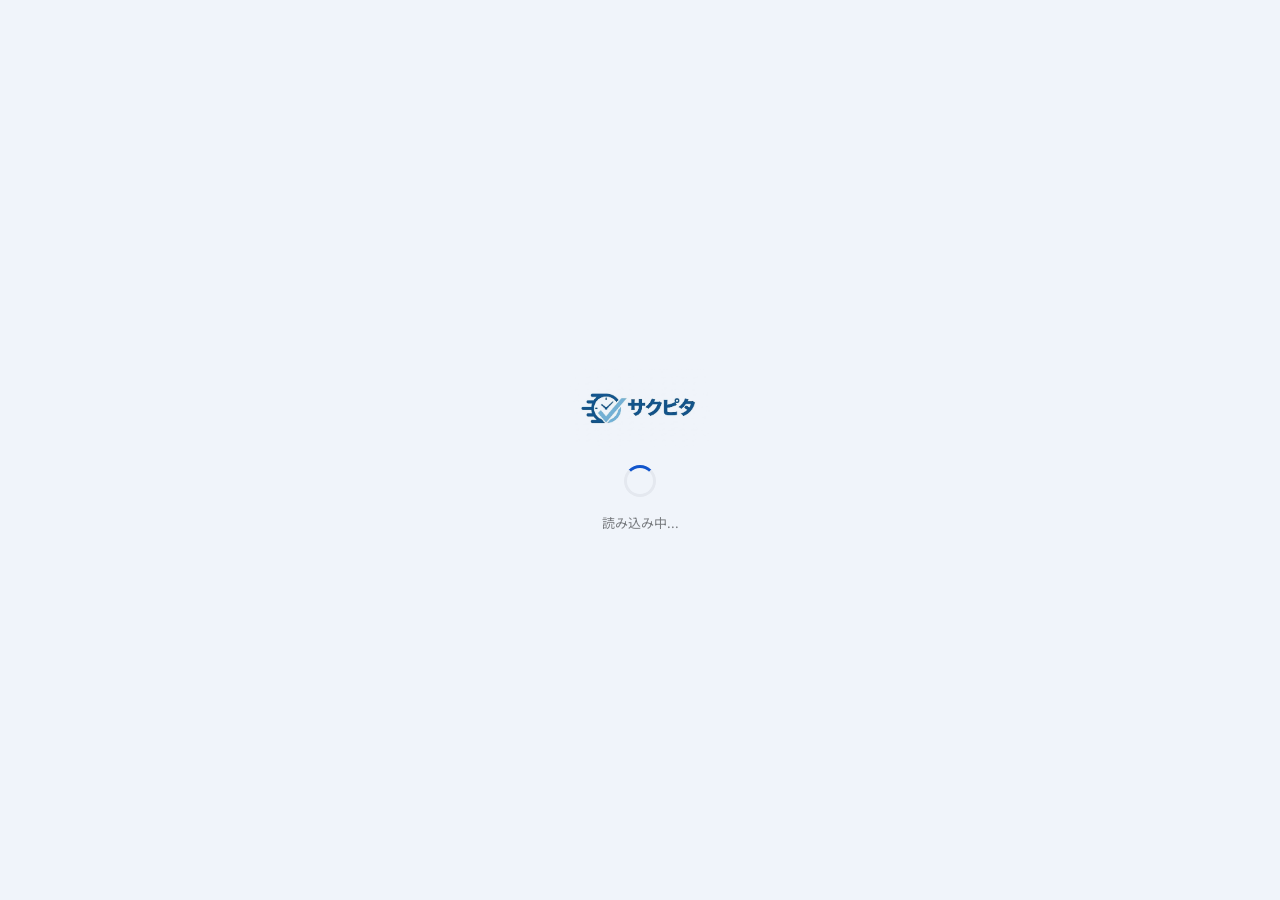
<file: index.html>
<!DOCTYPE html>
<html lang="ja">
<head>
  <meta charset="UTF-8">
  <meta name="viewport" content="width=device-width, initial-scale=1.0">
  <title>サクピタ｜日程調整ツール</title>
  <link rel="preconnect" href="https://fonts.googleapis.com">
  <link rel="preconnect" href="https://fonts.gstatic.com" crossorigin>
  <link rel="preconnect" href="https://apis.google.com">
  <link rel="preconnect" href="https://accounts.google.com">
  <link rel="dns-prefetch" href="https://www.googleapis.com">
  <link href="https://fonts.googleapis.com/css2?family=Noto+Sans+JP:wght@300;400;500;600;700&family=Poppins:wght@400;500;600;700&display=swap" rel="stylesheet">
  <link rel="stylesheet" href="style.css">
</head>
<body>

<!-- ========== ローディング ========== -->
<div id="loading-screen">
  <div class="loading-logo"><img src="logo.png" alt="サクピタ" class="logo-img"></div>
  <div class="loading-spinner"></div>
  <p>読み込み中...</p>
</div>

<!-- ========== サインイン画面 ========== -->
<div id="signin-screen" class="hidden">
  <div class="signin-card">
    <div class="signin-logo"><img src="logo.png" alt="サクピタ" class="logo-img logo-img--lg"></div>
    <p class="signin-tagline">サクッ！ピタッ！と日程調整</p>
    <button id="signin-btn" class="btn btn-primary btn-google">
      <svg width="18" height="18" viewBox="0 0 18 18" fill="none">
        <path d="M17.64 9.2c0-.637-.057-1.251-.164-1.84H9v3.481h4.844c-.209 1.125-.843 2.078-1.796 2.717v2.258h2.908c1.702-1.567 2.684-3.874 2.684-6.615z" fill="#4285F4"/>
        <path d="M9 18c2.43 0 4.467-.806 5.956-2.18l-2.908-2.259c-.806.54-1.837.86-3.048.86-2.344 0-4.328-1.584-5.036-3.711H.957v2.332A8.997 8.997 0 009 18z" fill="#34A853"/>
        <path d="M3.964 10.71c-.18-.54-.282-1.117-.282-1.71s.102-1.17.282-1.71V4.958H.957A8.996 8.996 0 000 9c0 1.452.348 2.827.957 4.042l3.007-2.332z" fill="#FBBC05"/>
        <path d="M9 3.58c1.321 0 2.508.454 3.44 1.345l2.582-2.58C13.463.891 11.426 0 9 0A8.997 8.997 0 00.957 4.958L3.964 6.29C4.672 4.163 6.656 3.58 9 3.58z" fill="#EA4335"/>
      </svg>
      Googleアカウントでサインイン
    </button>
  </div>
</div>

<!-- ========== メインアプリ ========== -->
<div id="main-app" class="hidden">

  <!-- ヘッダー -->
  <header class="top-header">
    <div class="header-brand">
      <img src="logo-header-t.png" alt="サクピタ" class="logo-img logo-img--header">
      <span id="demo-badge" class="demo-badge hidden">DEMO</span>
    </div>

    <div class="header-nav">
      <button class="nav-btn" id="prev-week" title="前の週">
        <svg width="16" height="16" viewBox="0 0 16 16" fill="currentColor">
          <path d="M10.5 3L5.5 8l5 5" stroke="currentColor" stroke-width="1.5" fill="none" stroke-linecap="round" stroke-linejoin="round"/>
        </svg>
      </button>
      <button class="week-label-btn" id="today-btn">今週</button>
      <span class="week-label" id="week-label"></span>
      <button class="nav-btn" id="next-week" title="次の週">
        <svg width="16" height="16" viewBox="0 0 16 16" fill="currentColor">
          <path d="M5.5 3l5 5-5 5" stroke="currentColor" stroke-width="1.5" fill="none" stroke-linecap="round" stroke-linejoin="round"/>
        </svg>
      </button>
    </div>

    <div class="header-controls">
      <div class="toggle-group">
        <button class="toggle-btn active" data-slot="30">30分</button>
        <button class="toggle-btn" data-slot="60">60分</button>
      </div>
      <div class="toggle-group">
        <button class="toggle-btn active" data-week="1">1週</button>
        <button class="toggle-btn" data-week="2">2週</button>
      </div>
<button class="members-btn" id="members-btn" title="メンバー管理">
        <svg width="16" height="16" viewBox="0 0 24 24" fill="currentColor">
          <path d="M16 11c1.66 0 2.99-1.34 2.99-3S17.66 5 16 5c-1.66 0-3 1.34-3 3s1.34 3 3 3zm-8 0c1.66 0 2.99-1.34 2.99-3S9.66 5 8 5C6.34 5 5 6.34 5 8s1.34 3 3 3zm0 2c-2.33 0-7 1.17-7 3.5V19h14v-2.5c0-2.33-4.67-3.5-7-3.5zm8 0c-.29 0-.62.02-.97.05 1.16.84 1.97 1.97 1.97 3.45V19h6v-2.5c0-2.33-4.67-3.5-7-3.5z"/>
        </svg>
      </button>
      <button class="signout-header-btn" id="signout-header-btn" title="サインアウト">
        <svg width="16" height="16" viewBox="0 0 24 24" fill="none" stroke="currentColor" stroke-width="2" stroke-linecap="round" stroke-linejoin="round">
          <path d="M9 21H5a2 2 0 0 1-2-2V5a2 2 0 0 1 2-2h4"/>
          <polyline points="16 17 21 12 16 7"/>
          <line x1="21" y1="12" x2="9" y2="12"/>
        </svg>
      </button>
    </div>

  </header>

  <!-- リスケジュールバナー -->
  <div id="reschedule-banner" class="reschedule-banner hidden">
    <span class="reschedule-icon">🔄</span>
    <span id="reschedule-banner-text">日程変更モード</span>
    <button id="reschedule-cancel-btn" class="reschedule-cancel-btn">キャンセル</button>
  </div>

  <!-- カレンダー本体 -->
  <div class="calendar-wrapper">
    <!-- 日付ヘッダー -->
    <div class="date-header" id="date-header">
      <div class="time-label-header"></div>
      <!-- 日付カラムはJSで生成 -->
    </div>

    <!-- グリッド本体 -->
    <div class="calendar-body">
      <div class="time-column" id="time-column"></div>
      <div class="slots-grid" id="slots-grid"></div>
    </div>
  </div>

</div>

<!-- ========== 予約フォーム（フルページ） ========== -->
<div class="booking-page hidden" id="booking-modal">

  <!-- ブランドヘッダー -->
  <div class="booking-brand-bar">
    <img src="logo.png" alt="サクピタ" class="logo-img logo-img--bar">
  </div>

  <!-- ===== STEP 2: 情報入力 ===== -->
  <div class="booking-container" id="booking-form-container">

    <!-- ステップインジケーター -->
    <div class="step-indicator">
      <div class="step done" id="step1">
        <div class="step-circle">✓</div>
        <span class="step-label">日程選択</span>
      </div>
      <div class="step-line done-line"></div>
      <div class="step active" id="step2">
        <div class="step-circle">2</div>
        <span class="step-label">情報入力</span>
      </div>
      <div class="step-line" id="step-line-2"></div>
      <div class="step" id="step3-indicator">
        <div class="step-circle">3</div>
        <span class="step-label">日程調整完了</span>
      </div>
    </div>

    <!-- 担当者選択 -->
    <div class="form-section" id="member-section">
      <label class="form-label-lg">担当者</label>
      <div class="member-select-grid" id="member-select-grid"></div>
    </div>

    <!-- 選択日時カード -->
    <div class="form-section">
      <label class="form-label-lg">日程</label>
      <div class="datetime-card">
        <div class="datetime-info">
          <div class="datetime-main" id="modal-datetime"></div>
          <div class="datetime-tz">アジア/東京（UTC+09:00）</div>
        </div>
        <button type="button" class="btn-back-date" id="modal-close">日程選択に戻る</button>
      </div>
    </div>

    <!-- 会議URL種別選択 -->
    <div class="form-section">
      <label class="form-label-lg">会議URL</label>
      <div class="meeting-type-selector" id="meeting-type-selector">
        <button type="button" class="meeting-type-btn active" data-type="meet">
          <svg width="16" height="16" viewBox="0 0 24 24" fill="currentColor"><path d="M17 10.5V7c0-.55-.45-1-1-1H4c-.55 0-1 .45-1 1v10c0 .55.45 1 1 1h12c.55 0 1-.45 1-1v-3.5l4 4v-11l-4 4z"/></svg>
          Google Meet
        </button>
        <button type="button" class="meeting-type-btn" data-type="zoom">
          <svg width="16" height="16" viewBox="0 0 24 24" fill="currentColor"><path d="M12 2C6.48 2 2 6.48 2 12s4.48 10 10 10 10-4.48 10-10S17.52 2 12 2zm-1 14H9V8h2v8zm4 0h-2V8h2v8z"/></svg>
          Zoom
        </button>
      </div>
      <div id="zoom-custom-url-wrap" class="hidden">
        <input type="text" id="zoom-custom-url" class="form-input-lg" placeholder="Zoom URL（例: https://zoom.us/j/123456789）">
      </div>
    </div>

    <!-- 会社名（必須） -->
    <div class="form-section">
      <label class="form-label-lg">会社名 <span class="hissu">必須</span></label>
      <input type="text" id="company-name" class="form-input-lg" placeholder="例: 株式会社サクピタ" autocomplete="off">
    </div>

    <!-- 名前（必須） -->
    <div class="form-section">
      <label class="form-label-lg">名前 <span class="hissu">必須</span></label>
      <input type="text" id="customer-name" class="form-input-lg" placeholder="例: 山田 太郎" autocomplete="off">
    </div>

    <!-- メールアドレス（必須） -->
    <div class="form-section">
      <label class="form-label-lg">メールアドレス <span class="hissu">必須</span></label>
      <input type="email" id="customer-email" class="form-input-lg" placeholder="例: yamada@example.com" autocomplete="off">
    </div>

    <!-- 電話番号 -->
    <div class="form-section">
      <label class="form-label-lg">電話番号 <span class="hissu">必須</span></label>
      <input type="tel" id="customer-phone" class="form-input-lg" placeholder="例: 03-1234-5678" autocomplete="off">
    </div>

    <!-- 部署 -->
    <div class="form-section">
      <label class="form-label-lg">部署 <span class="hissu">必須</span></label>
      <input type="text" id="customer-dept" class="form-input-lg" placeholder="例: 営業部" autocomplete="off">
    </div>

    <!-- 役職 -->
    <div class="form-section">
      <label class="form-label-lg">役職 <span class="hissu">必須</span></label>
      <input type="text" id="customer-title" class="form-input-lg" placeholder="例: 部長" autocomplete="off">
    </div>

    <!-- コメント -->
    <div class="form-section">
      <label class="form-label-lg">コメント</label>
      <textarea id="meeting-comment" class="form-textarea" rows="4" placeholder="ご質問・ご要望があればご記入ください"></textarea>
    </div>

    <!-- 利用規約 + 送信ボタン -->
    <div class="form-footer">
      <p class="terms-text">
        <a href="terms.html" target="_blank" class="terms-link">利用規約</a>・<a href="privacy.html" target="_blank" class="terms-link">プライバシーポリシー</a>に同意し
      </p>
      <button type="button" class="btn-submit" id="confirm-booking">
        上記の内容で日程調整を完了する
      </button>
    </div>

  </div>

  <!-- ===== STEP 3: 完了画面 ===== -->
  <div class="booking-container booking-success-container hidden" id="booking-success">

    <div class="step-indicator">
      <div class="step done">
        <div class="step-circle">✓</div>
        <span class="step-label">日程選択</span>
      </div>
      <div class="step-line done-line"></div>
      <div class="step done">
        <div class="step-circle">✓</div>
        <span class="step-label">情報入力</span>
      </div>
      <div class="step-line done-line"></div>
      <div class="step done">
        <div class="step-circle">✓</div>
        <span class="step-label">日程調整完了</span>
      </div>
    </div>

    <div class="success-body">
      <div class="success-icon-wrap">
        <div class="success-check">✓</div>
      </div>
      <h2 class="success-title">日程調整が完了しました</h2>
      <p class="success-sub" id="success-sub-msg"></p>

      <div class="success-detail-card">
        <div class="success-detail-row">
          <span class="success-detail-label">担当者</span>
          <span class="success-detail-val" id="success-member"></span>
        </div>
        <div class="success-detail-row">
          <span class="success-detail-label">日程</span>
          <span class="success-detail-val" id="success-datetime"></span>
        </div>
        <div class="success-detail-row" id="success-company-row">
          <span class="success-detail-label">会社名</span>
          <span class="success-detail-val" id="success-company"></span>
        </div>
        <div class="success-detail-row">
          <span class="success-detail-label">お名前</span>
          <span class="success-detail-val" id="success-name"></span>
        </div>
        <div class="success-detail-row">
          <span class="success-detail-label">メール</span>
          <span class="success-detail-val" id="success-email"></span>
        </div>
      </div>

      <button type="button" class="btn-back-to-top" id="back-to-calendar">
        ← 日程選択に戻る
      </button>
    </div>

  </div>

</div>

<!-- ========== 成功トースト ========== -->
<div class="toast hidden" id="success-toast">
  <div class="toast-icon">✅</div>
  <div class="toast-body">
    <div class="toast-title">予約完了！</div>
    <div class="toast-msg" id="toast-msg"></div>
  </div>
</div>

<script src="config.js"></script>
<script src="app.js"></script>
<!-- ========== メンバー管理モーダル ========== -->
<div class="members-overlay hidden" id="members-modal">
  <div class="members-card">
    <div class="members-card-header">
      <h2 class="members-card-title">メンバー管理</h2>
      <button class="members-card-close" id="members-modal-close">✕</button>
    </div>
    <div class="members-list" id="members-list"></div>
    <div class="members-add">
      <p class="members-add-title">メンバーを追加</p>
      <div class="members-add-row">
        <input type="text" id="new-member-name" class="members-input" placeholder="名前（例: 田中花子）">
        <input type="email" id="new-member-email" class="members-input" placeholder="メールアドレス">
        <button class="members-add-btn" id="members-add-btn">追加</button>
      </div>
      <div class="members-add-row members-url-row">
        <div class="members-url-spacer"></div>
        <input type="text" id="members-url-input" class="members-input" placeholder="連携URLを貼り付け">
        <button class="members-add-btn" id="members-url-add-btn">追加</button>
      </div>
    </div>
    <div class="members-card-footer">
      <button class="members-signout-btn" id="signout-btn">Googleカレンダー連携解除</button>
    </div>
  </div>
</div>

<!-- Google API -->
<script async defer src="https://apis.google.com/js/api.js" onload="gapiLoaded()"></script>
<script async defer src="https://accounts.google.com/gsi/client" onload="gisLoaded()"></script>
</body>
</html>
</file>
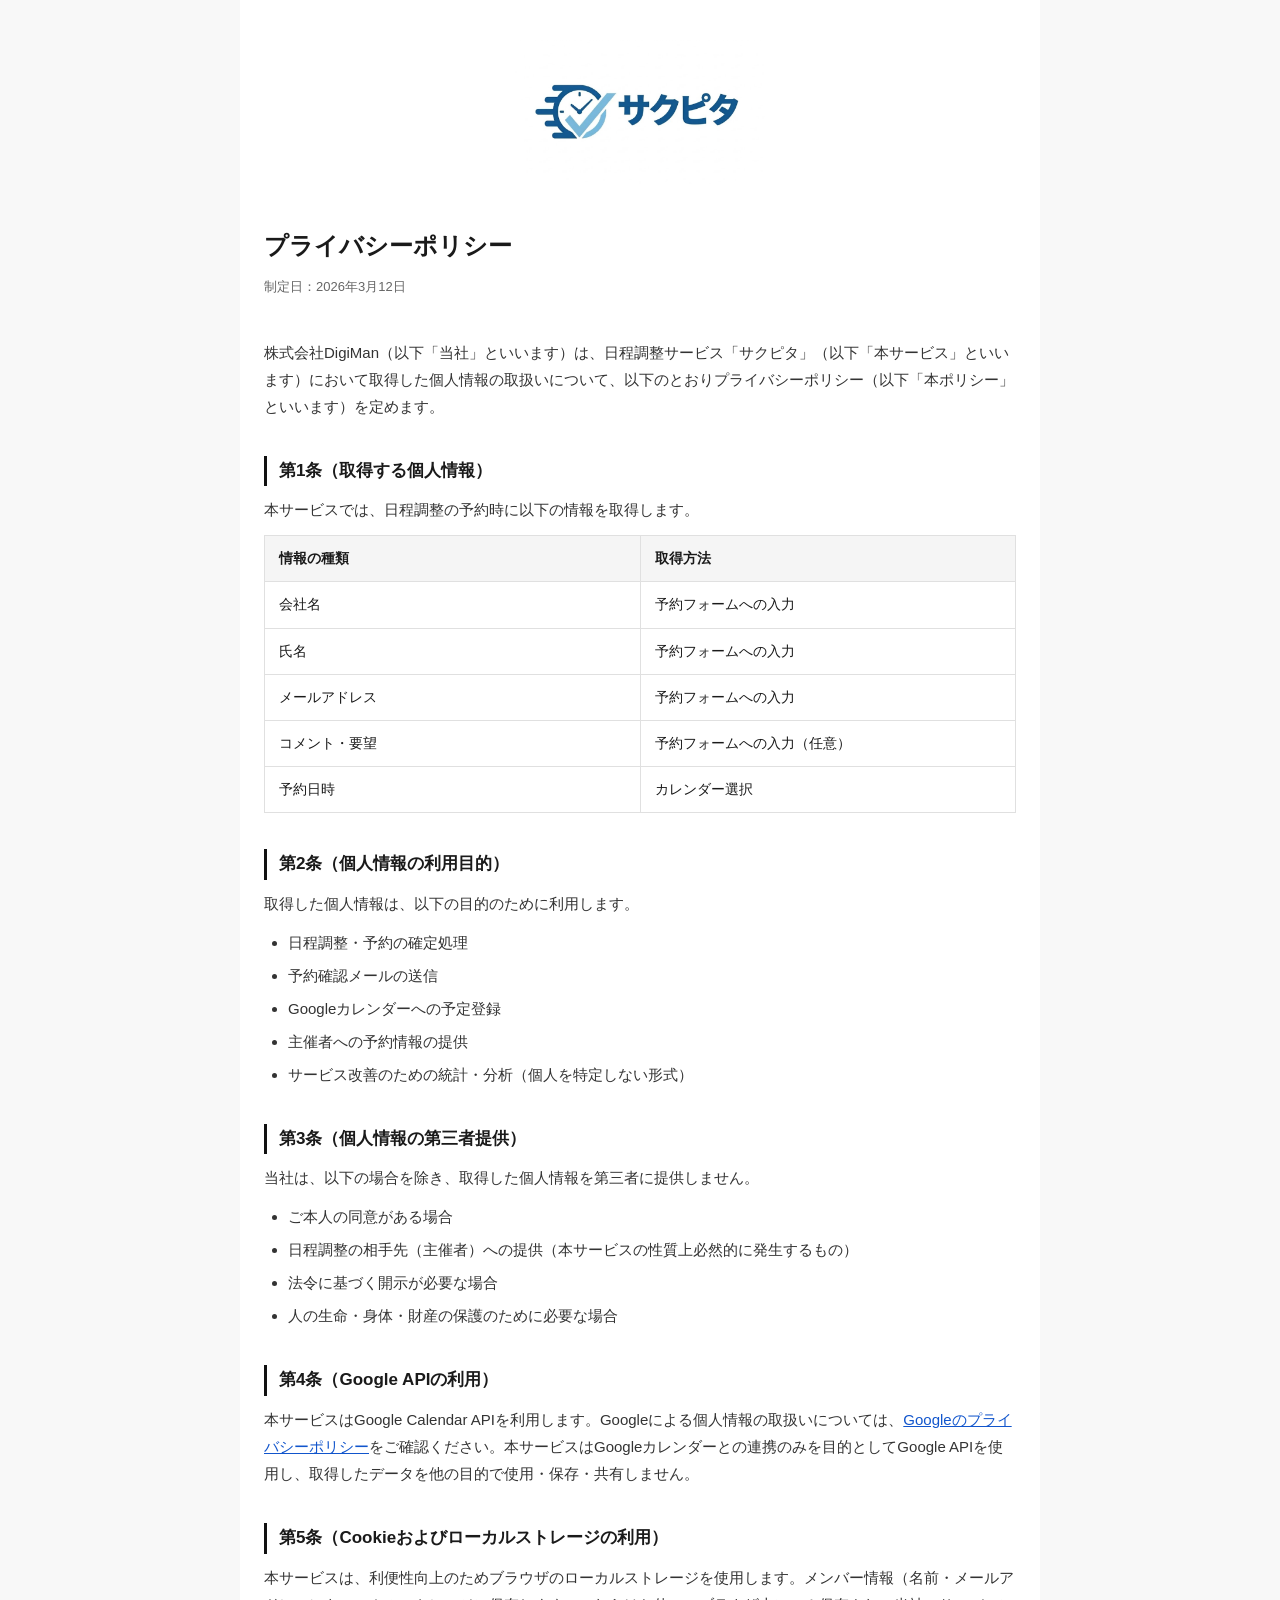
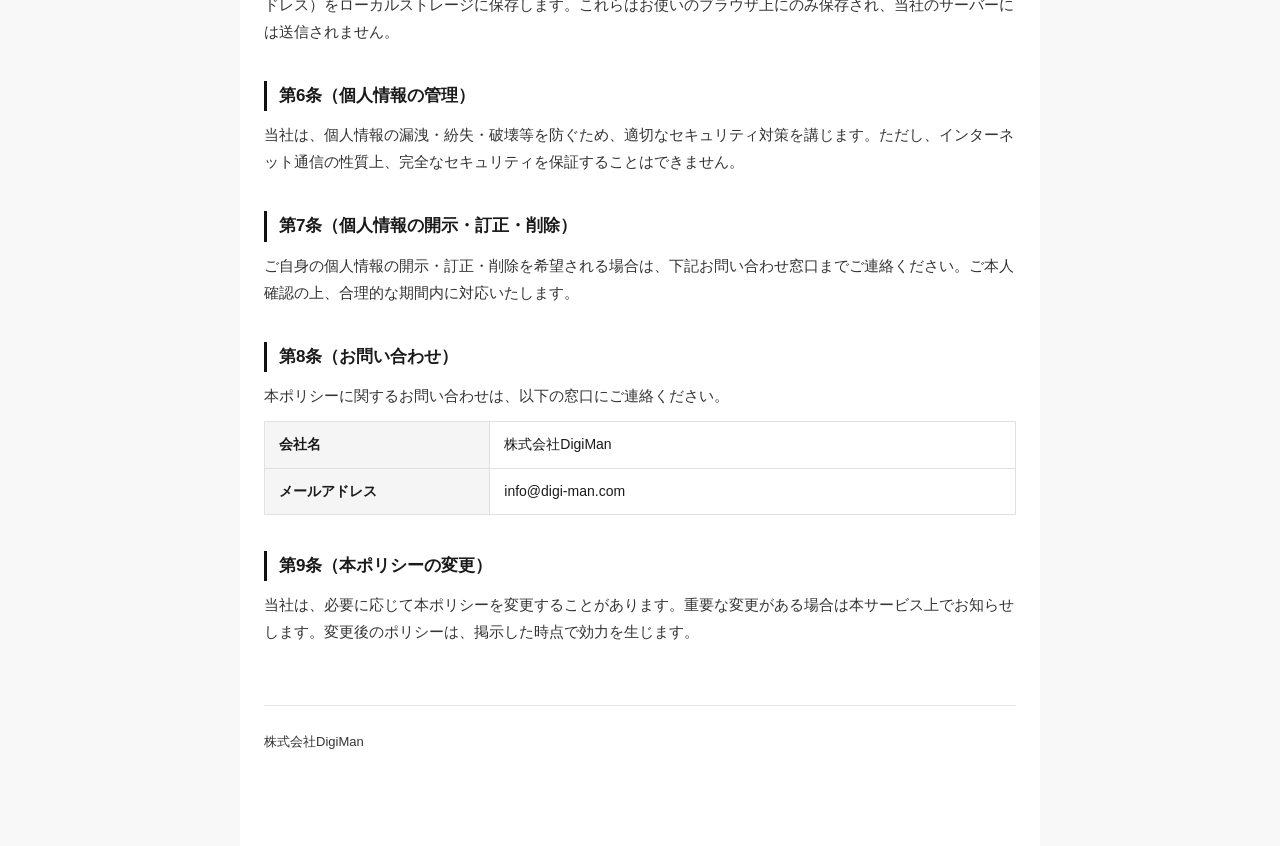
<file: privacy.html>
<!DOCTYPE html>
<html lang="ja">
<head>
  <meta charset="UTF-8">
  <meta name="viewport" content="width=device-width, initial-scale=1.0">
  <title>プライバシーポリシー｜サクピタ</title>
  <style>
    *, *::before, *::after { box-sizing: border-box; margin: 0; padding: 0; }
    body { font-family: 'Noto Sans JP', 'Hiragino Kaku Gothic ProN', sans-serif; font-size: 15px; line-height: 1.8; color: #1a1a1a; background: #f8f8f8; }
    .container { max-width: 800px; margin: 0 auto; padding: 40px 24px 80px; background: #fff; }
    .brand { display: flex; justify-content: center; align-items: center; margin-bottom: 40px; }
    .brand img { height: 144px; }
    h1 { font-size: 24px; font-weight: 700; margin-bottom: 8px; }
    .date { font-size: 13px; color: #666; margin-bottom: 40px; }
    h2 { font-size: 17px; font-weight: 700; margin: 36px 0 10px; padding-left: 12px; border-left: 3px solid #111; }
    p { margin-bottom: 12px; color: #333; }
    ul, ol { padding-left: 24px; margin-bottom: 12px; }
    li { margin-bottom: 6px; color: #333; }
    a { color: #1155cc; }
    table { width: 100%; border-collapse: collapse; margin-bottom: 16px; font-size: 14px; }
    th, td { border: 1px solid #e0e0e0; padding: 10px 14px; text-align: left; vertical-align: top; }
    th { background: #f5f5f5; font-weight: 600; width: 30%; }
    .footer { margin-top: 60px; padding-top: 24px; border-top: 1px solid #e5e5e5; font-size: 13px; color: #999; }
  </style>
</head>
<body>
<div class="container">

  <div class="brand">
    <img src="logo.png" alt="サクピタ">
  </div>

  <h1>プライバシーポリシー</h1>
  <p class="date">制定日：2026年3月12日</p>

  <p>株式会社DigiMan（以下「当社」といいます）は、日程調整サービス「サクピタ」（以下「本サービス」といいます）において取得した個人情報の取扱いについて、以下のとおりプライバシーポリシー（以下「本ポリシー」といいます）を定めます。</p>

  <h2>第1条（取得する個人情報）</h2>
  <p>本サービスでは、日程調整の予約時に以下の情報を取得します。</p>
  <table>
    <tr><th>情報の種類</th><th>取得方法</th></tr>
    <tr><td>会社名</td><td>予約フォームへの入力</td></tr>
    <tr><td>氏名</td><td>予約フォームへの入力</td></tr>
    <tr><td>メールアドレス</td><td>予約フォームへの入力</td></tr>
    <tr><td>コメント・要望</td><td>予約フォームへの入力（任意）</td></tr>
    <tr><td>予約日時</td><td>カレンダー選択</td></tr>
  </table>

  <h2>第2条（個人情報の利用目的）</h2>
  <p>取得した個人情報は、以下の目的のために利用します。</p>
  <ul>
    <li>日程調整・予約の確定処理</li>
    <li>予約確認メールの送信</li>
    <li>Googleカレンダーへの予定登録</li>
    <li>主催者への予約情報の提供</li>
    <li>サービス改善のための統計・分析（個人を特定しない形式）</li>
  </ul>

  <h2>第3条（個人情報の第三者提供）</h2>
  <p>当社は、以下の場合を除き、取得した個人情報を第三者に提供しません。</p>
  <ul>
    <li>ご本人の同意がある場合</li>
    <li>日程調整の相手先（主催者）への提供（本サービスの性質上必然的に発生するもの）</li>
    <li>法令に基づく開示が必要な場合</li>
    <li>人の生命・身体・財産の保護のために必要な場合</li>
  </ul>

  <h2>第4条（Google APIの利用）</h2>
  <p>本サービスはGoogle Calendar APIを利用します。Googleによる個人情報の取扱いについては、<a href="https://policies.google.com/privacy" target="_blank">Googleのプライバシーポリシー</a>をご確認ください。本サービスはGoogleカレンダーとの連携のみを目的としてGoogle APIを使用し、取得したデータを他の目的で使用・保存・共有しません。</p>

  <h2>第5条（Cookieおよびローカルストレージの利用）</h2>
  <p>本サービスは、利便性向上のためブラウザのローカルストレージを使用します。メンバー情報（名前・メールアドレス）をローカルストレージに保存します。これらはお使いのブラウザ上にのみ保存され、当社のサーバーには送信されません。</p>

  <h2>第6条（個人情報の管理）</h2>
  <p>当社は、個人情報の漏洩・紛失・破壊等を防ぐため、適切なセキュリティ対策を講じます。ただし、インターネット通信の性質上、完全なセキュリティを保証することはできません。</p>

  <h2>第7条（個人情報の開示・訂正・削除）</h2>
  <p>ご自身の個人情報の開示・訂正・削除を希望される場合は、下記お問い合わせ窓口までご連絡ください。ご本人確認の上、合理的な期間内に対応いたします。</p>

  <h2>第8条（お問い合わせ）</h2>
  <p>本ポリシーに関するお問い合わせは、以下の窓口にご連絡ください。</p>
  <table>
    <tr><th>会社名</th><td>株式会社DigiMan</td></tr>
    <tr><th>メールアドレス</th><td>info@digi-man.com</td></tr>
  </table>

  <h2>第9条（本ポリシーの変更）</h2>
  <p>当社は、必要に応じて本ポリシーを変更することがあります。重要な変更がある場合は本サービス上でお知らせします。変更後のポリシーは、掲示した時点で効力を生じます。</p>

  <div class="footer">
    <p>株式会社DigiMan</p>
  </div>

</div>
</body>
</html>
</file>
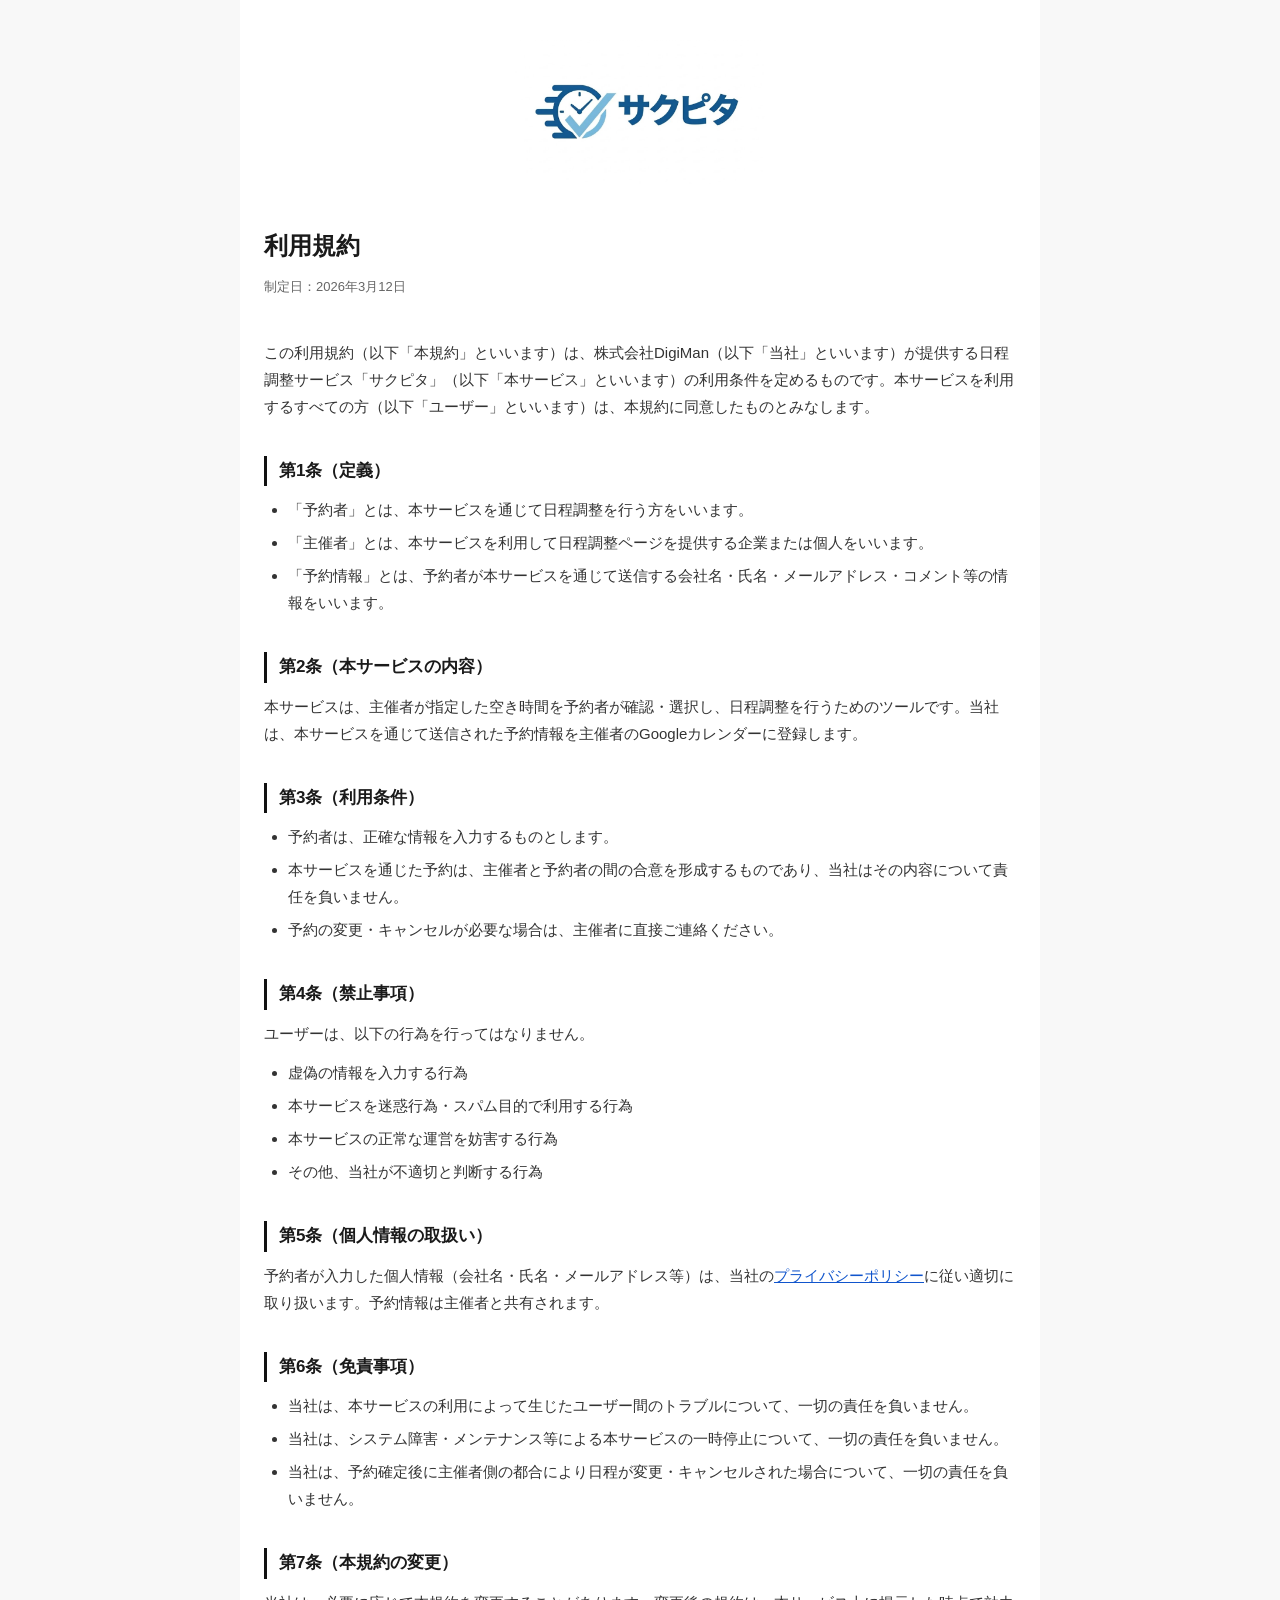
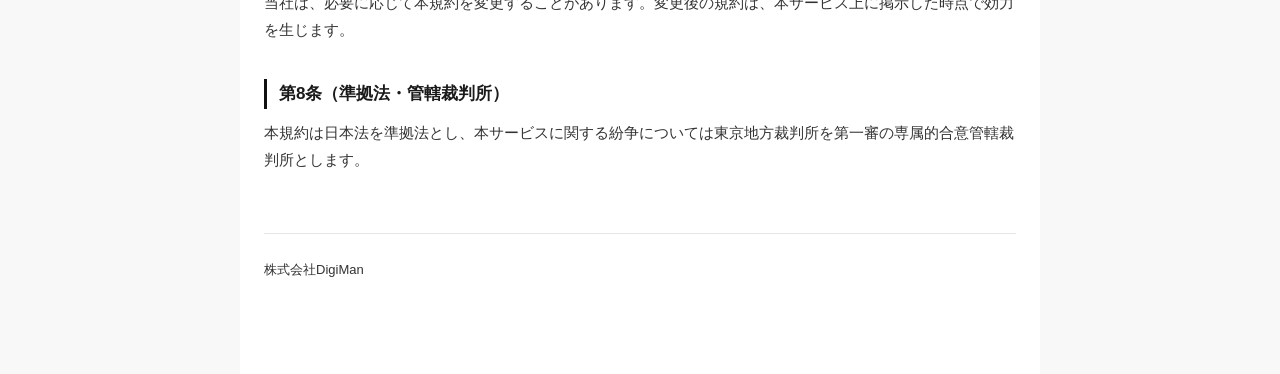
<file: terms.html>
<!DOCTYPE html>
<html lang="ja">
<head>
  <meta charset="UTF-8">
  <meta name="viewport" content="width=device-width, initial-scale=1.0">
  <title>利用規約｜サクピタ</title>
  <style>
    *, *::before, *::after { box-sizing: border-box; margin: 0; padding: 0; }
    body { font-family: 'Noto Sans JP', 'Hiragino Kaku Gothic ProN', sans-serif; font-size: 15px; line-height: 1.8; color: #1a1a1a; background: #f8f8f8; }
    .container { max-width: 800px; margin: 0 auto; padding: 40px 24px 80px; background: #fff; }
    .brand { display: flex; justify-content: center; align-items: center; margin-bottom: 40px; }
    .brand img { height: 144px; }
    h1 { font-size: 24px; font-weight: 700; margin-bottom: 8px; }
    .date { font-size: 13px; color: #666; margin-bottom: 40px; }
    h2 { font-size: 17px; font-weight: 700; margin: 36px 0 10px; padding-left: 12px; border-left: 3px solid #111; }
    p { margin-bottom: 12px; color: #333; }
    ul, ol { padding-left: 24px; margin-bottom: 12px; }
    li { margin-bottom: 6px; color: #333; }
    a { color: #1155cc; }
    .footer { margin-top: 60px; padding-top: 24px; border-top: 1px solid #e5e5e5; font-size: 13px; color: #999; }
  </style>
</head>
<body>
<div class="container">

  <div class="brand">
    <img src="logo.png" alt="サクピタ">
  </div>

  <h1>利用規約</h1>
  <p class="date">制定日：2026年3月12日</p>

  <p>この利用規約（以下「本規約」といいます）は、株式会社DigiMan（以下「当社」といいます）が提供する日程調整サービス「サクピタ」（以下「本サービス」といいます）の利用条件を定めるものです。本サービスを利用するすべての方（以下「ユーザー」といいます）は、本規約に同意したものとみなします。</p>

  <h2>第1条（定義）</h2>
  <ul>
    <li>「予約者」とは、本サービスを通じて日程調整を行う方をいいます。</li>
    <li>「主催者」とは、本サービスを利用して日程調整ページを提供する企業または個人をいいます。</li>
    <li>「予約情報」とは、予約者が本サービスを通じて送信する会社名・氏名・メールアドレス・コメント等の情報をいいます。</li>
  </ul>

  <h2>第2条（本サービスの内容）</h2>
  <p>本サービスは、主催者が指定した空き時間を予約者が確認・選択し、日程調整を行うためのツールです。当社は、本サービスを通じて送信された予約情報を主催者のGoogleカレンダーに登録します。</p>

  <h2>第3条（利用条件）</h2>
  <ul>
    <li>予約者は、正確な情報を入力するものとします。</li>
    <li>本サービスを通じた予約は、主催者と予約者の間の合意を形成するものであり、当社はその内容について責任を負いません。</li>
    <li>予約の変更・キャンセルが必要な場合は、主催者に直接ご連絡ください。</li>
  </ul>

  <h2>第4条（禁止事項）</h2>
  <p>ユーザーは、以下の行為を行ってはなりません。</p>
  <ul>
    <li>虚偽の情報を入力する行為</li>
    <li>本サービスを迷惑行為・スパム目的で利用する行為</li>
    <li>本サービスの正常な運営を妨害する行為</li>
    <li>その他、当社が不適切と判断する行為</li>
  </ul>

  <h2>第5条（個人情報の取扱い）</h2>
  <p>予約者が入力した個人情報（会社名・氏名・メールアドレス等）は、当社の<a href="privacy.html" target="_blank">プライバシーポリシー</a>に従い適切に取り扱います。予約情報は主催者と共有されます。</p>

  <h2>第6条（免責事項）</h2>
  <ul>
    <li>当社は、本サービスの利用によって生じたユーザー間のトラブルについて、一切の責任を負いません。</li>
    <li>当社は、システム障害・メンテナンス等による本サービスの一時停止について、一切の責任を負いません。</li>
    <li>当社は、予約確定後に主催者側の都合により日程が変更・キャンセルされた場合について、一切の責任を負いません。</li>
  </ul>

  <h2>第7条（本規約の変更）</h2>
  <p>当社は、必要に応じて本規約を変更することがあります。変更後の規約は、本サービス上に掲示した時点で効力を生じます。</p>

  <h2>第8条（準拠法・管轄裁判所）</h2>
  <p>本規約は日本法を準拠法とし、本サービスに関する紛争については東京地方裁判所を第一審の専属的合意管轄裁判所とします。</p>

  <div class="footer">
    <p>株式会社DigiMan</p>
  </div>

</div>
</body>
</html>
</file>
<file: style.css>
/* ============================================================
   CSS Variables (seika-hoshu-db と統一)
   ============================================================ */
:root {
  --color-primary:   #1155cc;
  --color-cyan:      #00a2da;
  --color-yellow:    #e8d335;
  --color-danger:    #e04f24;
  --color-navy:      #082558;
  --color-text:      #434547;
  --color-text-sub:  #787b7f;
  --color-bg:        #f0f4fa;
  --color-white:     #ffffff;
  --color-border:    #e4e8ef;
  --color-hover:     #f0f7ff;
  --color-success:   #10b981;

  --font-main: 'Noto Sans JP', 'Poppins', sans-serif;
  --radius-sm:  6px;
  --radius-md: 10px;
  --radius-lg: 16px;
  --shadow-sm: 0 1px 4px rgba(8,37,88,.08);
  --shadow-md: 0 4px 16px rgba(8,37,88,.12);
  --shadow-lg: 0 8px 32px rgba(8,37,88,.16);

  --header-h: 64px;
  --slot-h: 56px;
  --time-col-w: 64px;
}

/* ============================================================
   Reset & Base
   ============================================================ */
*, *::before, *::after { box-sizing: border-box; margin: 0; padding: 0; }

html, body {
  height: 100%;
  font-family: var(--font-main);
  font-size: 13px;
  color: var(--color-text);
  background: var(--color-bg);
  overflow-x: hidden;
}

/* ============================================================
   Loading Screen
   ============================================================ */
#loading-screen {
  position: fixed; inset: 0;
  display: flex; flex-direction: column;
  align-items: center; justify-content: center;
  gap: 16px;
  background: var(--color-bg);
  z-index: 9999;
}
.loading-logo { font-size: 48px; display: flex; align-items: center; justify-content: center; }
.logo-img            { object-fit: contain; display: block; }
.logo-img--header    { height: 52px; filter: brightness(0) invert(1); mix-blend-mode: normal; }
.logo-img--bar       { height: 58px; }
.logo-img--lg        { height: 110px; margin: 0 auto 8px; }
.loading-logo .logo-img { height: 80px; mix-blend-mode: multiply; }
.loading-spinner {
  width: 32px; height: 32px;
  border: 3px solid var(--color-border);
  border-top-color: var(--color-primary);
  border-radius: 50%;
  animation: spin 0.8s linear infinite;
}
@keyframes spin { to { transform: rotate(360deg); } }
#loading-screen p { color: var(--color-text-sub); font-size: 13px; }

/* ============================================================
   Signin Screen
   ============================================================ */
#signin-screen {
  position: fixed; inset: 0;
  display: flex; align-items: center; justify-content: center;
  background: linear-gradient(145deg, #e8eef8 0%, #f0f4fa 60%, #e4edf7 100%);
}
.signin-card {
  background: var(--color-white);
  border-radius: var(--radius-lg);
  padding: 52px 44px;
  width: 400px;
  text-align: center;
  box-shadow: 0 12px 48px rgba(8,37,88,.14), 0 2px 8px rgba(8,37,88,.08);
  border: 1px solid rgba(8,37,88,.06);
}
.signin-logo { font-size: 56px; margin-bottom: 16px; }
.signin-title { font-size: 22px; font-weight: 700; color: var(--color-navy); margin-bottom: 10px; }
.signin-tagline { font-size: 13px; color: var(--color-text-sub); margin-bottom: 32px; letter-spacing: .03em; }
.signin-desc { color: var(--color-text-sub); line-height: 1.7; margin-bottom: 32px; }
.signin-note { color: var(--color-text-sub); font-size: 11px; margin-top: 12px; }

/* ============================================================
   Buttons
   ============================================================ */
.btn {
  display: inline-flex; align-items: center; justify-content: center;
  gap: 8px;
  padding: 10px 20px;
  border-radius: var(--radius-sm);
  font-size: 13px; font-weight: 600;
  cursor: pointer; border: none;
  transition: all 0.15s;
  font-family: var(--font-main);
}
.btn-primary {
  background: var(--color-primary); color: white;
}
.btn-primary:hover { background: #0d47a1; transform: translateY(-1px); box-shadow: var(--shadow-sm); }
.btn-primary:active { transform: translateY(0); }
.btn-outline {
  background: transparent; color: var(--color-text);
  border: 1.5px solid var(--color-border);
}
.btn-outline:hover { background: var(--color-hover); border-color: var(--color-primary); color: var(--color-primary); }
.btn-google { width: 100%; padding: 12px 20px; font-size: 14px; }
.btn-google + .btn { width: 100%; margin-top: 12px; }

/* ============================================================
   Header
   ============================================================ */
.top-header {
  position: sticky; top: 0; z-index: 100;
  height: var(--header-h);
  background: linear-gradient(135deg, #071e4a 0%, #0e3572 100%);
  display: flex; align-items: center;
  padding: 0 20px;
  gap: 20px;
  box-shadow: 0 2px 16px rgba(8,37,88,.45);
}

.header-brand {
  display: flex; align-items: center; gap: 8px;
  flex: 1;
}
.brand-icon { font-size: 20px; }
.brand-name {
  font-size: 15px; font-weight: 700;
  color: white; white-space: nowrap;
}
.demo-badge {
  background: var(--color-yellow); color: var(--color-navy);
  font-size: 10px; font-weight: 700;
  padding: 2px 8px; border-radius: 20px;
  letter-spacing: .05em;
}

.header-nav {
  display: flex; align-items: center; gap: 8px;
}
.nav-btn {
  width: 32px; height: 32px;
  display: flex; align-items: center; justify-content: center;
  background: rgba(255,255,255,.1); color: white;
  border: 1px solid rgba(255,255,255,.18);
  border-radius: 50%; cursor: pointer;
  transition: background 0.15s, box-shadow 0.15s;
}
.nav-btn:hover { background: rgba(255,255,255,.22); box-shadow: 0 0 0 3px rgba(255,255,255,.1); }
.week-label-btn {
  background: rgba(255,255,255,.12); color: white;
  border: 1px solid rgba(255,255,255,.2);
  border-radius: 20px;
  height: 30px;
  padding: 0 14px; font-size: 12px; font-weight: 600;
  cursor: pointer; font-family: var(--font-main);
  transition: background 0.15s;
  display: inline-flex; align-items: center;
  letter-spacing: .02em;
}
.week-label-btn:hover { background: rgba(255,255,255,.22); }
.week-label {
  color: rgba(255,255,255,.9); font-size: 13px; font-weight: 600;
  min-width: 180px; text-align: center;
  white-space: nowrap; letter-spacing: .02em;
}

.header-controls {
  display: flex; align-items: center; gap: 8px; justify-content: flex-end;
  flex: 1;
}
.toggle-group {
  display: flex;
  border-radius: 20px;
  border: 1px solid rgba(255,255,255,.2);
  overflow: hidden;
  background: rgba(0,0,0,.18);
  padding: 2px;
  gap: 1px;
}
.toggle-btn {
  padding: 4px 12px; font-size: 11px; font-weight: 700;
  background: transparent; color: rgba(255,255,255,.6);
  border: none; cursor: pointer; border-radius: 16px;
  font-family: var(--font-main);
  transition: all 0.18s; white-space: nowrap; letter-spacing: .02em;
}
.toggle-btn:hover { color: rgba(255,255,255,.9); background: rgba(255,255,255,.1); }
.toggle-btn.active {
  background: white; color: var(--color-navy);
  box-shadow: 0 1px 4px rgba(0,0,0,.25);
}

.header-legend {
  display: flex; align-items: center; gap: 12px;
  flex-shrink: 0;
}
.legend-item {
  display: flex; align-items: center; gap: 6px;
  color: rgba(255,255,255,.85); font-size: 12px;
}
.legend-dot {
  width: 20px; height: 20px; border-radius: 50%;
  display: flex; align-items: center; justify-content: center;
  font-size: 9px; font-weight: 700; color: white;
  flex-shrink: 0;
}

/* ============================================================
   Calendar Layout
   ============================================================ */
.calendar-wrapper {
  height: calc(100vh - var(--header-h));
  display: flex; flex-direction: column;
  overflow: hidden;
}

/* 日付ヘッダー行 */
.date-header {
  display: flex;
  background: var(--color-white);
  border-bottom: 1px solid var(--color-border);
  flex-shrink: 0;
  box-shadow: 0 2px 8px rgba(8,37,88,.07);
}
.date-header-time {
  width: var(--time-col-w);
  flex-shrink: 0;
  border-right: 1px solid var(--color-border);
}
.date-header-day {
  flex: 1;
  padding: 10px 8px 8px;
  text-align: center;
  border-right: 1px solid var(--color-border);
  transition: background 0.15s;
}
.date-header-day:last-child { border-right: none; }
.date-day-name {
  font-size: 10px; color: var(--color-text-sub); font-weight: 600;
  text-transform: uppercase; letter-spacing: .08em;
}
.date-day-num {
  font-size: 22px; font-weight: 700; color: var(--color-navy);
  line-height: 1.2; margin-top: 3px;
}
.date-holiday-name {
  font-size: 10px; color: var(--color-danger); font-weight: 600;
  margin-top: 2px; line-height: 1.3;
}
.date-header-day.today .date-day-num {
  color: #fff;
  background: var(--color-navy);
  border-radius: 50%;
  width: 34px; height: 34px;
  display: flex; align-items: center; justify-content: center;
  margin: 3px auto 0;
}
.date-header-day.today .date-day-name { color: var(--color-navy); font-weight: 700; }
.date-header-day.holiday .date-day-num { color: var(--color-danger); }
.date-header-day.holiday .date-day-name { color: var(--color-danger); }
.date-header-day.weekend { opacity: .45; }

/* カレンダー本体 */
.calendar-body {
  display: flex;
  flex: 1;
  overflow-y: auto;
  overflow-x: hidden;
  scrollbar-width: none; /* Firefox */
}
.calendar-body::-webkit-scrollbar { display: none; } /* Chrome/Safari */

/* 時間ラベル列 */
.time-column {
  width: var(--time-col-w);
  flex-shrink: 0;
  border-right: 1px solid var(--color-border);
  background: var(--color-white);
}
.time-label {
  height: var(--slot-h);
  display: flex; align-items: flex-start; justify-content: center;
  padding: 5px 3px 0;
  font-size: 10px; font-weight: 500; color: #aab4c0;
  border-bottom: 1px solid var(--color-border);
  background: var(--color-white);
  white-space: nowrap;
}
.time-label.hour {
  color: var(--color-text); font-weight: 700; font-size: 11px;
  border-top: 1.5px solid #c0cfe6;
}
.time-label.lunch { color: #aab4c0; }

/* スロットグリッド */
.slots-grid {
  flex: 1;
  display: grid;
  grid-template-columns: repeat(5, minmax(0, 1fr));
  min-width: 0;
}
.day-column {
  border-right: 1px solid var(--color-border);
  display: flex; flex-direction: column;
  background: var(--color-white);
  min-width: 0;
}
.day-column:last-child { border-right: none; }

/* 各スロット */
.time-slot {
  height: var(--slot-h);
  border-bottom: 1px solid var(--color-border);
  padding: 3px 4px;
  background: var(--color-white);
  cursor: default;
  position: relative;
}
.time-slot.hour-start { border-top: 1.5px solid #c0cfe6; }
.time-slot.lunch {
  background: repeating-linear-gradient(
    45deg,
    #fafbfc,
    #fafbfc 4px,
    #f5f6f8 4px,
    #f5f6f8 8px
  );
  pointer-events: none;
}
.time-slot.lunch::after {
  content: '昼休憩';
  position: absolute; left: 50%; top: 50%;
  transform: translate(-50%, -50%);
  font-size: 10px; color: #b0b8c4; font-weight: 500;
  white-space: nowrap; letter-spacing: .04em;
}
.time-slot.holiday-blocked {
  background: repeating-linear-gradient(
    45deg,
    #fff8f7,
    #fff8f7 4px,
    #fff0ee 4px,
    #fff0ee 8px
  );
  pointer-events: none;
}

/* ============================================================
   スロットボタン（統一デザイン）
   ============================================================ */
.slot-btn {
  width: 100%; height: 100%;
  background: linear-gradient(145deg, #dff0fb 0%, #c8e6f6 100%);
  border: none; border-radius: 8px;
  border-left: 3px solid var(--color-cyan);
  cursor: pointer;
  padding: 4px 6px 4px 5px;
  display: flex; flex-direction: column;
  align-items: flex-start; justify-content: center;
  gap: 2px;
  font-family: var(--font-main);
  text-align: left;
  box-shadow: 0 1px 3px rgba(0,162,218,.12);
  transition: background 0.15s, transform 0.12s, box-shadow 0.15s;
  overflow: hidden;
}
.slot-btn:hover {
  background: linear-gradient(145deg, #c6e3f5 0%, #add8f0 100%);
  transform: translateY(-1px);
  box-shadow: 0 4px 10px rgba(0,162,218,.22);
}
.slot-btn:active { transform: scale(0.98); box-shadow: none; }

.slot-time-text {
  font-size: 12px; font-weight: 700;
  color: #065a8a; white-space: nowrap;
  line-height: 1.3;
}

.slot-avatars-row {
  display: flex; flex-direction: row;
  gap: 4px; flex-wrap: nowrap;
  overflow: hidden;
}
.slot-avatar-sm {
  height: 18px;
  padding: 0 6px;
  border-radius: 9px;
  font-size: 10px; font-weight: 700;
  color: white;
  display: inline-flex; align-items: center; justify-content: center;
  flex-shrink: 0; white-space: nowrap;
}
.slot-avatar-xs {
  height: 15px;
  padding: 0 4px;
  border-radius: 8px;
  font-size: 9px; font-weight: 700;
  color: white;
  display: inline-flex; align-items: center; justify-content: center;
  flex-shrink: 0; white-space: nowrap;
}
.slot-avatar-md {
  height: 22px;
  padding: 0 8px;
  border-radius: 11px;
  font-size: 12px; font-weight: 700;
  color: white;
  display: inline-flex; align-items: center; justify-content: center;
  flex-shrink: 0; white-space: nowrap;
}
.slot-avatar-circle {
  width: 22px; height: 22px;
  border-radius: 50%;
  font-size: 11px; font-weight: 700;
  color: white;
  display: inline-flex; align-items: center; justify-content: center;
  flex-shrink: 0; white-space: nowrap;
}
.slot-avatar-circle-lg {
  width: 24px; height: 24px;
  border-radius: 50%;
  font-size: 12px; font-weight: 700;
  color: white;
  display: inline-flex; align-items: center; justify-content: center;
  flex-shrink: 0; white-space: nowrap;
}

/* 60分スロット用レイアウト */
.slot-btn--60 {
  padding: 8px 8px;
  gap: 4px;
}
.slot-btn--60 .slot-time-text {
  font-size: 14px;
}

/* ============================================================
   Booking Page (full-screen, TimeRex style)
   ============================================================ */
@keyframes fadeIn { from { opacity: 0; } to { opacity: 1; } }
@keyframes slideUp {
  from { opacity: 0; transform: translateY(20px); }
  to   { opacity: 1; transform: translateY(0); }
}

.booking-page {
  position: fixed; inset: 0; z-index: 500;
  background: #f5f7fc;
  overflow-y: auto;
  animation: fadeIn 0.2s ease;
}

/* ブランドバー */
.booking-brand-bar {
  display: flex; align-items: center; gap: 8px;
  padding: 14px 24px;
  background: var(--color-white);
  border-bottom: 1px solid var(--color-border);
  position: sticky; top: 0; z-index: 10;
}
.booking-brand-icon { font-size: 18px; }
.booking-brand-name { font-size: 14px; font-weight: 700; color: var(--color-navy); }
.booking-brand-by { font-size: 12px; color: var(--color-text-sub); margin-left: 2px; }

.booking-container {
  max-width: 600px;
  margin: 32px auto;
  padding: 40px 48px 52px;
  background: var(--color-white);
  border-radius: var(--radius-lg);
  box-shadow: var(--shadow-md);
  animation: slideUp 0.25s ease;
}

@media (max-width: 680px) {
  .booking-container { margin: 0; border-radius: 0; padding: 28px 20px 48px; box-shadow: none; }
}

/* ステップインジケーター */
.step-indicator {
  display: flex; align-items: center;
  margin-bottom: 36px;
}
.step {
  display: flex; flex-direction: column; align-items: center; gap: 6px;
  flex-shrink: 0;
}
.step-circle {
  width: 32px; height: 32px; border-radius: 50%;
  display: flex; align-items: center; justify-content: center;
  font-size: 13px; font-weight: 700;
  background: var(--color-border); color: var(--color-text-sub);
  border: 2px solid var(--color-border);
}
.step.done .step-circle {
  background: var(--color-primary); color: white; border-color: var(--color-primary);
}
.step.active .step-circle {
  background: var(--color-white); color: var(--color-primary);
  border-color: var(--color-primary); box-shadow: 0 0 0 3px rgba(17,85,204,.15);
}
.step-label {
  font-size: 11px; font-weight: 500; color: var(--color-text-sub);
  white-space: nowrap;
}
.step.done .step-label,
.step.active .step-label { color: var(--color-primary); font-weight: 600; }
.step-line {
  flex: 1; height: 2px; margin: 0 8px; margin-bottom: 16px;
  background: var(--color-border);
}
.step.done + .step-line { background: var(--color-primary); }

/* フォームセクション */
.form-section { display: flex; flex-direction: column; gap: 8px; margin-bottom: 24px; }
.form-label-lg {
  font-size: 14px; font-weight: 600; color: var(--color-navy);
  display: flex; align-items: center; gap: 6px;
}
.hissu {
  font-size: 10px; font-weight: 700;
  background: var(--color-danger); color: white;
  padding: 2px 6px; border-radius: 3px;
  letter-spacing: .03em;
}

/* 日程カード */
.datetime-card {
  background: var(--color-white);
  border: 1.5px solid var(--color-border);
  border-radius: var(--radius-md);
  padding: 16px 20px;
  display: flex; align-items: center; justify-content: space-between;
  gap: 12px;
}
.datetime-main {
  font-size: 16px; font-weight: 700; color: var(--color-navy);
}
.datetime-tz {
  font-size: 11px; color: var(--color-text-sub); margin-top: 3px;
}
.btn-back-date {
  background: none; border: 1px solid var(--color-border);
  border-radius: var(--radius-sm);
  padding: 6px 12px; font-size: 12px; font-weight: 500;
  color: var(--color-primary); cursor: pointer;
  font-family: var(--font-main); white-space: nowrap;
  transition: all 0.15s; flex-shrink: 0;
}
.btn-back-date:hover { background: var(--color-hover); border-color: var(--color-primary); }

/* テキスト入力 */
.form-input-lg {
  padding: 14px 16px;
  border: 1.5px solid var(--color-border);
  border-radius: var(--radius-md);
  font-size: 15px; font-family: var(--font-main);
  color: var(--color-text); background: var(--color-white);
  transition: border-color 0.15s, box-shadow 0.15s;
  outline: none; width: 100%;
}
.form-input-lg:focus {
  border-color: var(--color-primary);
  box-shadow: 0 0 0 3px rgba(17,85,204,.1);
}
.form-input-lg::placeholder { color: #c0c6ce; }

.form-textarea {
  padding: 14px 16px;
  border: 1.5px solid var(--color-border);
  border-radius: var(--radius-md);
  font-size: 15px; font-family: var(--font-main);
  color: var(--color-text); background: var(--color-white);
  transition: border-color 0.15s, box-shadow 0.15s;
  outline: none; width: 100%; resize: vertical;
  min-height: 100px;
}
.form-textarea:focus {
  border-color: var(--color-primary);
  box-shadow: 0 0 0 3px rgba(17,85,204,.1);
}
.form-textarea::placeholder { color: #c0c6ce; }

/* 担当者選択グリッド */
.member-select-grid { display: flex; gap: 8px; flex-wrap: wrap; }
.member-select-btn {
  display: flex; align-items: center; gap: 8px;
  padding: 10px 16px;
  border: 2px solid var(--color-border);
  border-radius: 20px;
  cursor: pointer; background: var(--color-white);
  font-size: 14px; font-weight: 500;
  transition: all 0.15s; font-family: var(--font-main);
  color: var(--color-text);
}
.member-select-btn:hover { border-color: var(--color-primary); color: var(--color-primary); }
.member-select-btn.selected { border-color: transparent; color: white; }
.member-select-btn.busy { opacity: .4; cursor: not-allowed; }

/* 会議URL種別セレクター */
.meeting-type-selector { display: flex; gap: 8px; }
.meeting-type-btn {
  display: flex; align-items: center; gap: 6px;
  padding: 10px 20px; border-radius: 8px;
  border: 1.5px solid #ddd; background: #fff;
  font-size: 14px; font-weight: 500; color: var(--color-text);
  cursor: pointer; transition: all 0.15s; font-family: var(--font-main);
}
.meeting-type-btn:hover { border-color: var(--color-primary); color: var(--color-primary); }
.meeting-type-btn.active { border-color: var(--color-primary); background: var(--color-primary); color: white; }
.meeting-type-btn.active svg { fill: white; }
#zoom-custom-url-wrap { margin-top: 10px; }
.member-select-btn .btn-dot {
  height: 20px; padding: 0 7px; border-radius: 10px;
  font-size: 10px; font-weight: 700; color: white;
  display: inline-flex; align-items: center; justify-content: center;
  white-space: nowrap; flex-shrink: 0;
}

/* 完了画面 */
.booking-success-container { }
.success-body {
  display: flex; flex-direction: column; align-items: center;
  padding-top: 8px;
}
.success-icon-wrap {
  width: 72px; height: 72px; border-radius: 50%;
  background: #e8f5e9; border: 3px solid var(--color-success);
  display: flex; align-items: center; justify-content: center;
  margin-bottom: 20px;
}
.success-check {
  font-size: 32px; color: var(--color-success); font-weight: 700; line-height: 1;
}
.success-title {
  font-size: 22px; font-weight: 700; color: var(--color-navy);
  margin-bottom: 8px; text-align: center;
}
.success-sub {
  font-size: 13px; color: var(--color-text-sub); margin-bottom: 28px; text-align: center;
}
.success-detail-card {
  width: 100%;
  border: 1.5px solid var(--color-border);
  border-radius: var(--radius-md);
  overflow: hidden;
  margin-bottom: 28px;
}
.success-detail-row {
  display: flex; align-items: baseline;
  padding: 14px 20px; gap: 16px;
  border-bottom: 1px solid var(--color-border);
}
.success-detail-row:last-child { border-bottom: none; }
.success-detail-label {
  font-size: 12px; font-weight: 600; color: var(--color-text-sub);
  min-width: 60px; flex-shrink: 0;
}
.success-detail-val {
  font-size: 14px; font-weight: 500; color: var(--color-navy);
}
.btn-back-to-top {
  background: none; border: 1.5px solid var(--color-border);
  border-radius: var(--radius-md);
  padding: 12px 24px; font-size: 13px; font-weight: 600;
  color: var(--color-text-sub); cursor: pointer;
  font-family: var(--font-main); transition: all 0.15s;
}
.btn-back-to-top:hover { border-color: var(--color-primary); color: var(--color-primary); }

/* フォームフッター */
.form-footer { margin-top: 8px; }
.terms-text {
  font-size: 12px; color: var(--color-text-sub);
  margin-bottom: 12px; text-align: center;
}
.terms-link { color: var(--color-primary); text-decoration: none; }
.terms-link:hover { text-decoration: underline; }

.btn-submit {
  width: 100%; padding: 16px;
  background: var(--color-cyan); color: white;
  border: none; border-radius: var(--radius-md);
  font-size: 15px; font-weight: 700;
  font-family: var(--font-main); cursor: pointer;
  transition: background 0.15s, transform 0.1s, box-shadow 0.15s;
  letter-spacing: .02em;
}
.btn-submit:hover {
  background: #0090c5;
  transform: translateY(-1px);
  box-shadow: 0 4px 16px rgba(0,162,218,.35);
}
.btn-submit:active { transform: translateY(0); }
.btn-submit:disabled { opacity: .6; cursor: not-allowed; transform: none; }

/* ============================================================
   Toast Notification
   ============================================================ */
.toast {
  position: fixed; bottom: 28px; right: 28px; z-index: 600;
  background: var(--color-navy);
  color: white;
  border-radius: var(--radius-md);
  padding: 14px 20px;
  display: flex; align-items: center; gap: 12px;
  box-shadow: var(--shadow-lg);
  min-width: 280px;
  animation: slideInRight 0.3s ease;
}
@keyframes slideInRight {
  from { opacity: 0; transform: translateX(40px); }
  to   { opacity: 1; transform: translateX(0); }
}
.toast-icon { font-size: 20px; }
.toast-title { font-weight: 700; font-size: 14px; }
.toast-msg { font-size: 12px; color: rgba(255,255,255,.75); margin-top: 2px; }

/* ============================================================
   Members Modal
   ============================================================ */
.members-btn {
  width: 32px; height: 32px;
  display: flex; align-items: center; justify-content: center;
  background: rgba(255,255,255,.1); color: white;
  border: 1px solid rgba(255,255,255,.2);
  border-radius: var(--radius-sm); cursor: pointer;
  transition: background 0.15s; flex-shrink: 0; margin-left: 8px;
}
.members-btn:hover { background: rgba(255,255,255,.2); }
.signout-header-btn {
  width: 32px; height: 32px;
  display: flex; align-items: center; justify-content: center;
  background: rgba(255,255,255,.1); color: white;
  border: 1px solid rgba(255,255,255,.2);
  border-radius: var(--radius-sm); cursor: pointer;
  transition: background 0.15s; flex-shrink: 0; margin-left: 8px;
}
.signout-header-btn:hover { background: rgba(224,79,36,.5); }

.members-overlay {
  position: fixed; inset: 0; z-index: 400;
  background: rgba(8,37,88,.45);
  display: flex; align-items: center; justify-content: center;
}
.members-card {
  background: var(--color-white);
  border-radius: var(--radius-lg);
  width: 500px; max-width: 95vw;
  box-shadow: var(--shadow-lg);
  overflow: hidden;
}
.members-card-header {
  display: flex; align-items: center; justify-content: space-between;
  padding: 20px 24px 16px;
  border-bottom: 1px solid var(--color-border);
}
.members-card-title { font-size: 16px; font-weight: 700; color: var(--color-navy); }
.members-card-close {
  width: 28px; height: 28px;
  display: flex; align-items: center; justify-content: center;
  background: none; border: none; cursor: pointer;
  color: var(--color-text-sub); font-size: 16px; border-radius: 4px;
}
.members-card-close:hover { background: var(--color-bg); }

.members-list { padding: 8px 24px; max-height: 280px; overflow-y: auto; }
.member-row {
  display: flex; align-items: center; gap: 12px;
  padding: 10px 0; border-bottom: 1px solid var(--color-border);
}
.member-row:last-child { border-bottom: none; }
.member-row-badge {
  width: 28px; height: 28px; border-radius: 50%;
  display: flex; align-items: center; justify-content: center;
  font-size: 10px; font-weight: 700; color: white; flex-shrink: 0;
}
.member-row-info { flex: 1; min-width: 0; }
.member-row-name { display: block; font-size: 13px; font-weight: 600; color: var(--color-navy); }
.member-row-email { display: block; font-size: 11px; color: var(--color-text-sub); overflow: hidden; text-overflow: ellipsis; white-space: nowrap; }
.member-conn-dot {
  width: 8px; height: 8px; border-radius: 50%; flex-shrink: 0;
}
.member-conn-dot.connected    { background: var(--color-success); }
.member-conn-dot.disconnected { background: #fbbf24; }
.member-conn-label {
  font-size: 10px; font-weight: 600; padding: 2px 6px; border-radius: 3px;
  white-space: nowrap; flex-shrink: 0;
}
.member-conn-label.connected    { background: #d1fae5; color: #065f46; }
.member-conn-label.disconnected { background: #fef3c7; color: #92400e; }

.member-row-del {
  background: none; border: 1px solid var(--color-border);
  border-radius: var(--radius-sm); padding: 4px 10px;
  font-size: 11px; color: var(--color-text-sub); cursor: pointer;
  font-family: var(--font-main); transition: all 0.15s; flex-shrink: 0;
}
.member-row-del:hover { border-color: var(--color-danger); color: var(--color-danger); }

.members-add {
  padding: 16px 24px; border-top: 1px solid var(--color-border);
  background: var(--color-bg);
}
.members-add-title { font-size: 13px; font-weight: 600; color: var(--color-navy); margin-bottom: 10px; }
.members-add-row { display: grid; grid-template-columns: 1fr 1fr auto; gap: 8px; align-items: center; }
.members-input {
  flex: 1; padding: 8px 12px;
  border: 1.5px solid var(--color-border); border-radius: var(--radius-sm);
  font-size: 13px; font-family: var(--font-main); color: var(--color-text);
  background: var(--color-white); outline: none; min-width: 0;
  text-align: center;
}
.members-url-spacer { flex: 1; min-width: 0; }
.members-input:focus { border-color: var(--color-primary); }
.members-add-btn {
  padding: 8px 16px; background: var(--color-primary); color: white;
  border: none; border-radius: var(--radius-sm);
  font-size: 13px; font-weight: 600; cursor: pointer;
  font-family: var(--font-main); white-space: nowrap; transition: background 0.15s;
}
.members-add-btn:hover { background: #0d47a1; }
.members-note { font-size: 11px; color: var(--color-text-sub); margin-top: 8px; line-height: 1.5; }
.members-url-row { margin-top: 8px; }

.members-card-footer {
  padding: 14px 24px; border-top: 1px solid var(--color-border);
  display: flex; justify-content: flex-end;
}
.members-signout-btn {
  background: none; border: 1px solid var(--color-border);
  border-radius: var(--radius-sm); padding: 7px 16px;
  font-size: 12px; font-weight: 600; color: var(--color-text-sub);
  cursor: pointer; font-family: var(--font-main); transition: all 0.15s;
}
.members-signout-btn:hover { border-color: var(--color-danger); color: var(--color-danger); }

/* ============================================================
   Utilities
   ============================================================ */
.hidden { display: none !important; }

/* 空き枠なしの日カラム */
.no-available-day { opacity: .6; }

/* スクロール位置のガイドライン（現在時刻） */
.current-time-line {
  position: absolute; left: 0; right: 0;
  height: 2px; background: var(--color-danger);
  pointer-events: none; z-index: 10;
}
.current-time-line::before {
  content: '';
  position: absolute; left: -4px; top: -4px;
  width: 10px; height: 10px;
  background: var(--color-danger); border-radius: 50%;
}

/* ============================================================
   リスケジュールバナー
   ============================================================ */
.reschedule-banner {
  background: linear-gradient(135deg, #fff3cd 0%, #ffeaa7 100%);
  border-bottom: 2px solid #f0c040;
  display: flex; align-items: center; gap: 10px;
  padding: 10px 20px;
  font-size: 13px; font-weight: 600; color: #7a5c00;
  flex-shrink: 0;
}
.reschedule-icon { font-size: 18px; }
.reschedule-cancel-btn {
  margin-left: auto;
  background: none; border: 1.5px solid #c0a030;
  border-radius: 6px; padding: 4px 12px;
  font-size: 12px; font-weight: 600; color: #7a5c00;
  cursor: pointer; font-family: var(--font-main);
  transition: background 0.15s;
}
.reschedule-cancel-btn:hover { background: rgba(0,0,0,.06); }

/* ============================================================
   Responsive
   ============================================================ */
@media (max-width: 768px) {
  :root {
    --slot-h: 56px;
    --time-col-w: 48px;
    --header-h: 52px;
  }

  /* ---- Header ---- */
  .top-header {
    padding: 6px 8px;
    gap: 6px;
    height: auto;
    min-height: var(--header-h);
    flex-wrap: wrap;
    align-items: center;
    justify-content: center;
  }
  /* ブランド：1行目に入れてauto幅 */
  .header-brand { flex: 0 0 auto; gap: 4px; order: 1; display: flex; align-items: center; }
  .brand-name { display: none; }
  .brand-icon { font-size: 28px; }
  .logo-img--header { height: 30px; }
  /* ナビ：auto幅で中央揃え */
  .header-nav { flex: 0 0 auto; justify-content: center; gap: 4px; order: 2; display: flex; align-items: center; }
  .week-label { font-size: 10px; min-width: 0; white-space: nowrap; }
  .week-label-btn { height: 28px; padding: 0 7px; font-size: 10px; }
  .nav-btn { width: 28px; height: 28px; }
  /* コントロール: 2行目として完全中央揃え */
  .header-controls {
    flex: 0 0 100%;
    width: 100%;
    order: 3;
    gap: 8px;
    display: flex;
    justify-content: center;
    align-items: center;
    flex-wrap: nowrap;
    padding: 4px 0 6px;
    border-top: 1px solid rgba(255,255,255,0.15);
  }
  .header-legend { display: none; }
  /* トグルボタンをモバイルでも表示（小さく） */
  .toggle-group { display: flex; }
  .toggle-btn { font-size: 11px; padding: 4px 8px; }
  .members-btn,
  .signout-header-btn { width: 28px; height: 28px; margin-left: 0; }
  /* カレンダーの高さをヘッダーの実際の高さに合わせる */
  .calendar-wrapper { height: calc(100vh - 96px); }

  /* ---- Date header ---- */
  .date-header-day { padding: 5px 2px 4px; min-height: 58px; }
  .date-day-name { font-size: 9px; letter-spacing: 0; }
  .date-day-num { font-size: 15px; }
  .date-header-day.today .date-day-num {
    width: 26px; height: 26px; font-size: 13px;
  }
  .date-holiday-name { font-size: 8px; min-height: 10px; }

  /* ---- Time labels ---- */
  .time-label { font-size: 9px; padding: 0 2px; }
  .time-label.hour { font-size: 9px; }

  /* ---- Time slot padding 削減（2週間列幅確保） ---- */
  .time-slot { padding: 1px 1px; }
  /* ---- Slot buttons（全4パターン対応） ---- */
  .slot-btn { padding: 2px 2px; border-radius: 3px; gap: 1px; border-left-width: 2px; overflow: hidden; width: 100%; min-width: 0; box-sizing: border-box; }
  .slot-btn--60 { padding: 2px 2px; gap: 2px; }
  /* 時間テキスト */
  .slot-time-text {
    font-size: 7px; font-weight: 700;
    overflow: hidden; white-space: nowrap;
    max-width: 100%; display: block;
  }
  .slot-btn--60 .slot-time-text { font-size: 7px; }
  .slot-avatars-row { gap: 1px; overflow: hidden; min-width: 0; flex-wrap: nowrap; }
  /* 1週（列幅~65px）用アバター */
  .slot-avatar-sm  { height: 13px; padding: 0 3px; font-size: 7px; border-radius: 7px; flex-shrink: 0; }
  .slot-avatar-md  { height: 16px; padding: 0 4px; font-size: 8px; border-radius: 8px; flex-shrink: 0; }
  /* 2週（列幅~33px、time-slot padding 1px×2=2px、btn padding 2px×2=4px → 有効幅27px）*/
  /* 2名: 12px + 1px + 12px = 25px ≤ 27px ✓ */
  .slot-avatar-xs        { height: 11px; padding: 0 2px; font-size: 6px; border-radius: 5px; flex-shrink: 0; }
  .slot-avatar-circle    { width: 12px; height: 12px; font-size: 6px; flex-shrink: 0; }
  .slot-avatar-circle-lg { width: 12px; height: 12px; font-size: 6px; flex-shrink: 0; }

  /* ---- Booking form ---- */
  .booking-container { margin: 0; border-radius: 0; padding: 20px 16px 40px; box-shadow: none; }
  .booking-brand-bar { padding: 10px 16px; }
  .form-row { flex-direction: column; gap: 0; }
  .step-indicator { margin-bottom: 24px; }

  /* ---- Modal (メンバー管理) ---- */
  .modal-content { width: 100vw; max-width: 100vw; border-radius: var(--radius-md) var(--radius-md) 0 0; margin-top: auto; max-height: 85vh; overflow-y: auto; }
  .modal-overlay { align-items: flex-end; }
  /* メンバー追加行: 縦積みレイアウト */
  .members-add-row {
    display: flex;
    flex-direction: column;
    gap: 8px;
  }
  .members-input { font-size: 12px; padding: 7px 10px; width: 100%; }
  .members-add-btn { padding: 8px 12px; font-size: 12px; width: 100%; }
  /* 連携URL行のスペーサーを非表示 */
  .members-url-spacer { display: none; }
  .members-url-row .members-input { font-size: 11px; width: 100%; }

  /* ---- Sign-in screen ---- */
  .signin-card { width: 90vw; padding: 32px 24px; }

  /* ---- Misc ---- */
  .calendar-body { overflow-x: hidden; }
  .slots-grid { min-width: 0; }
}
</file>
